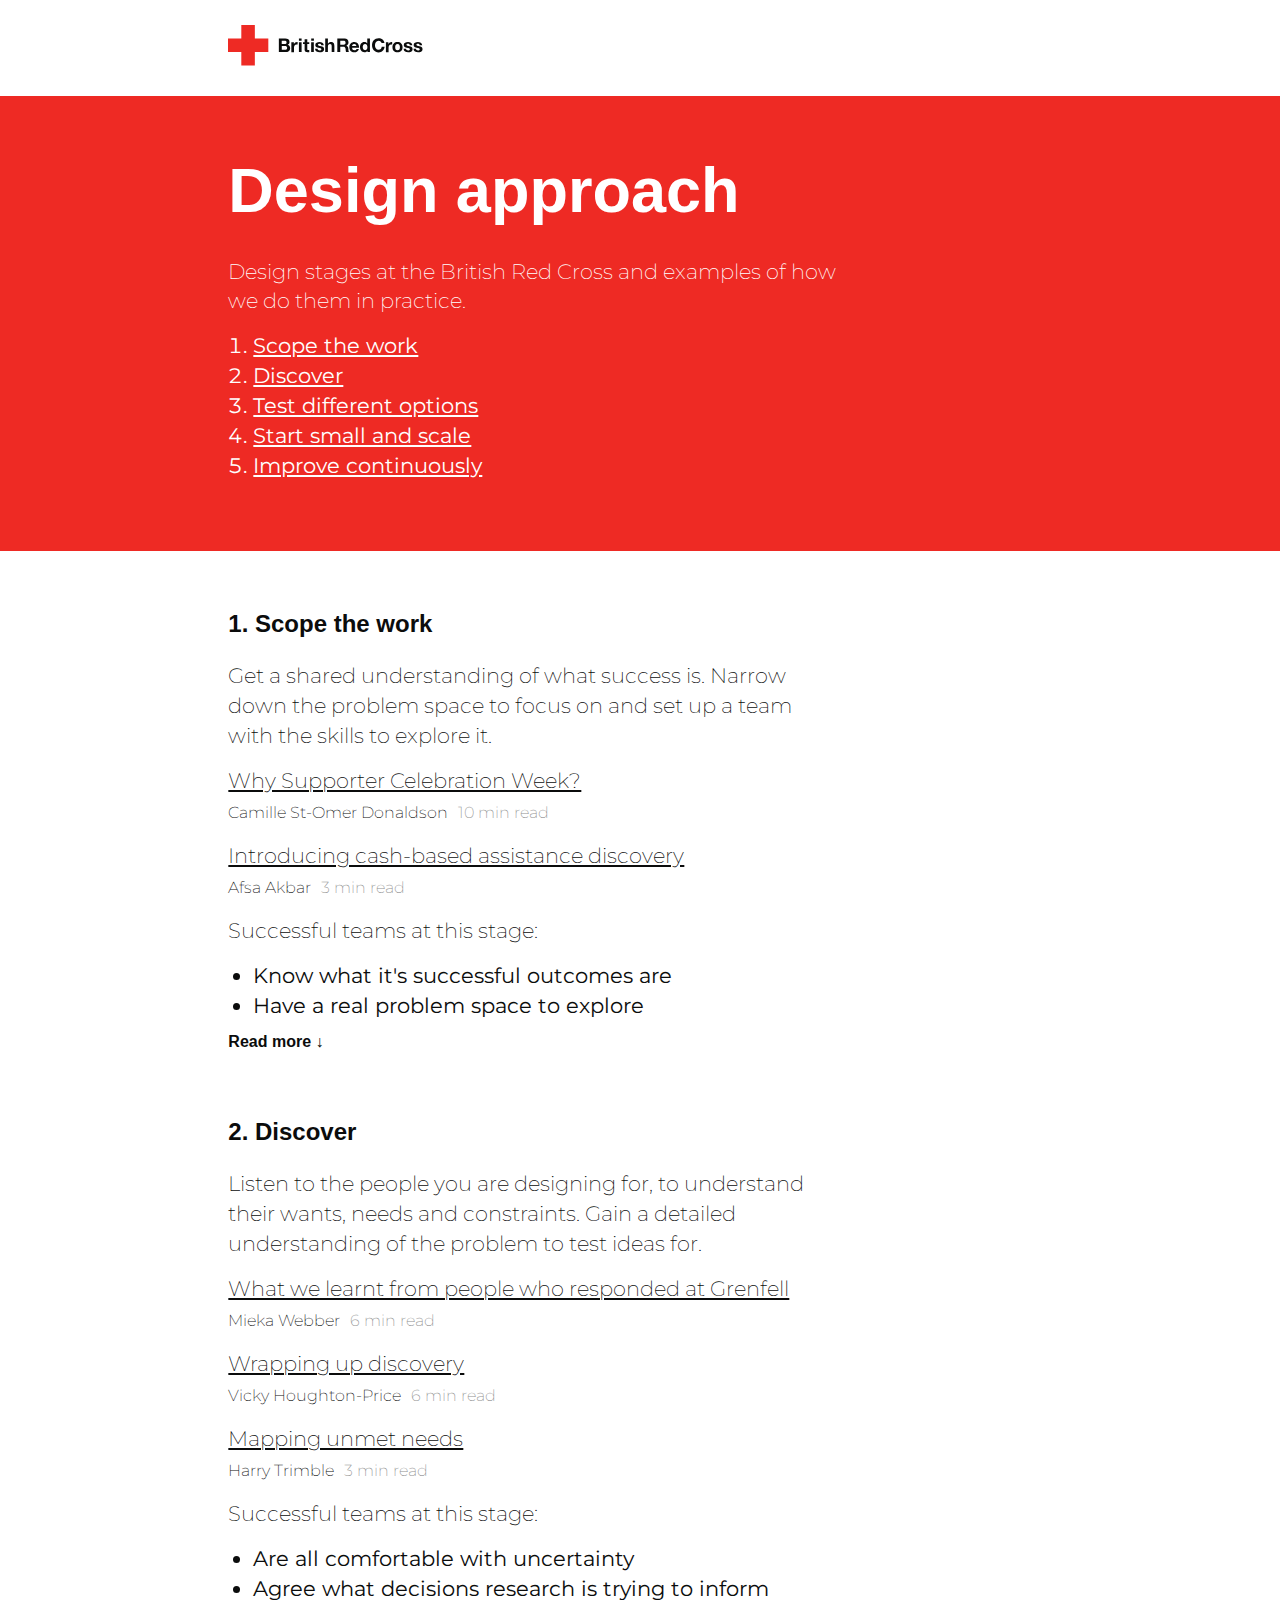
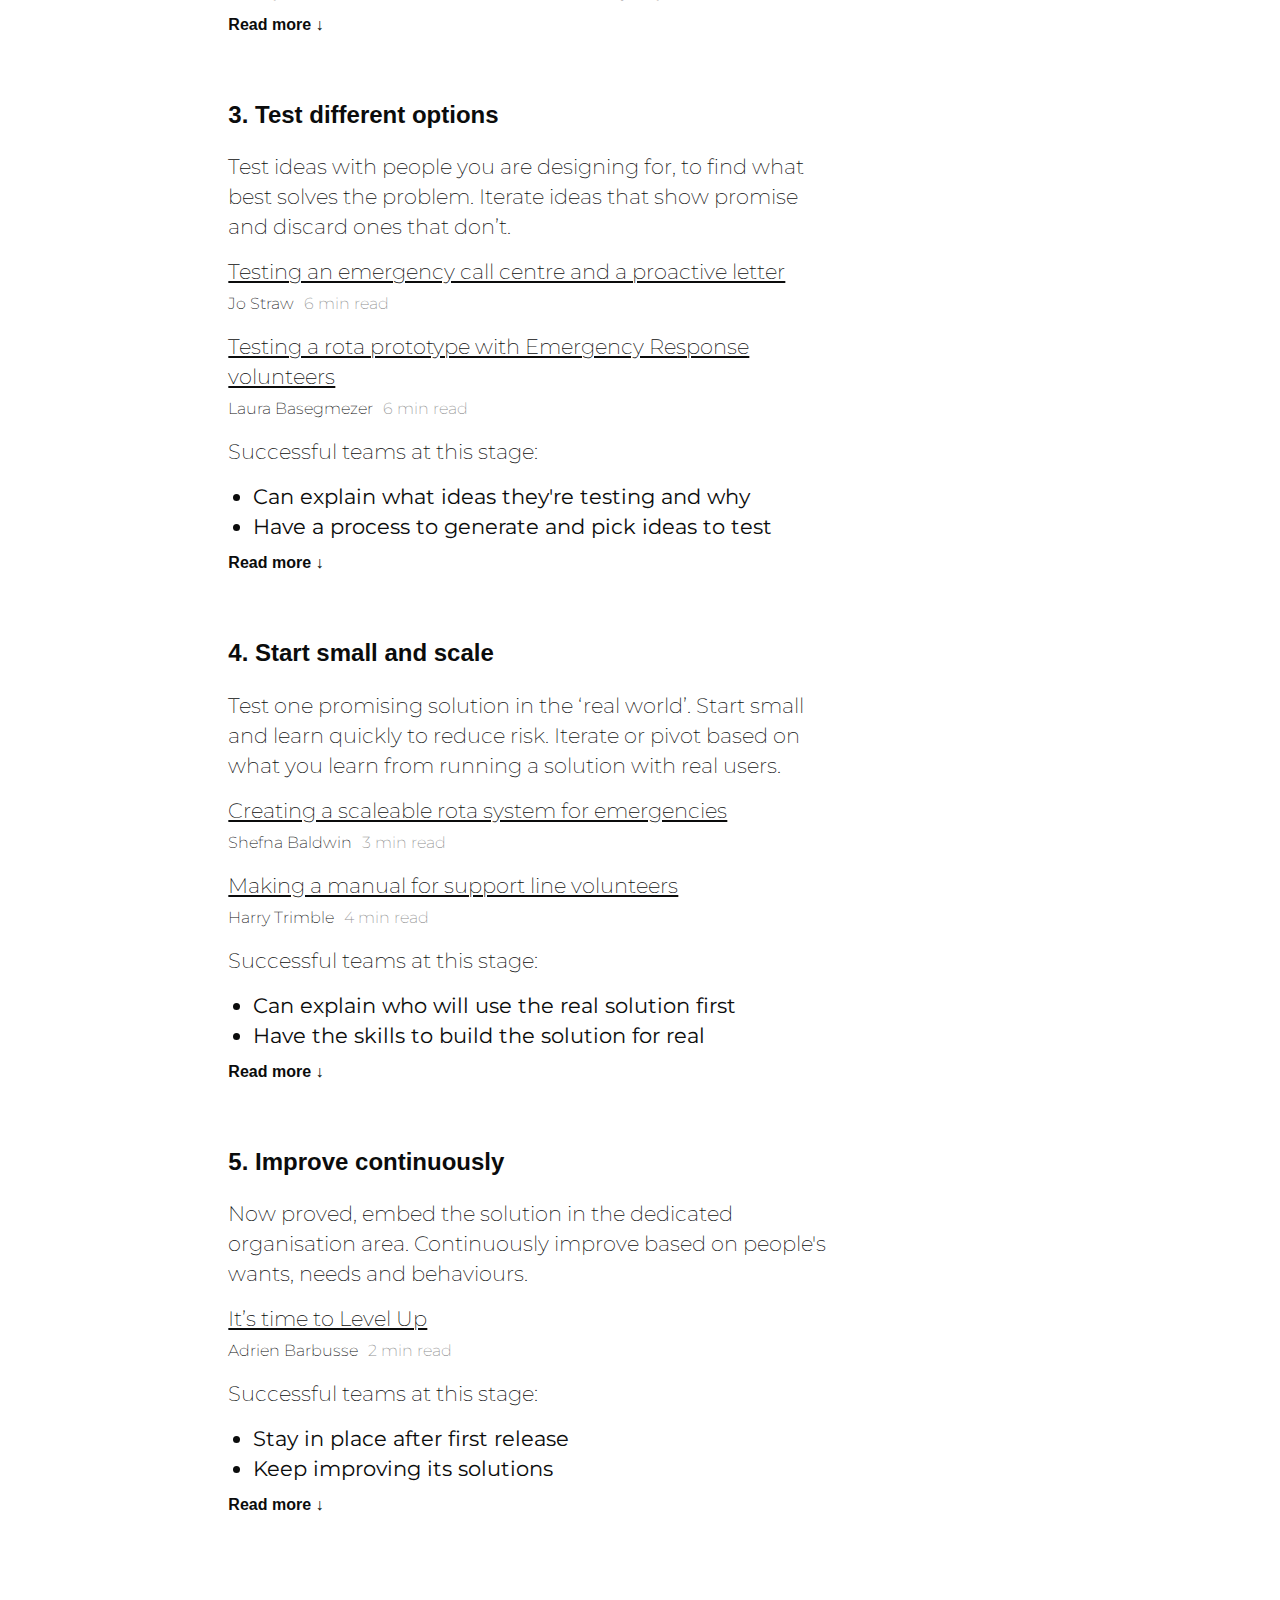
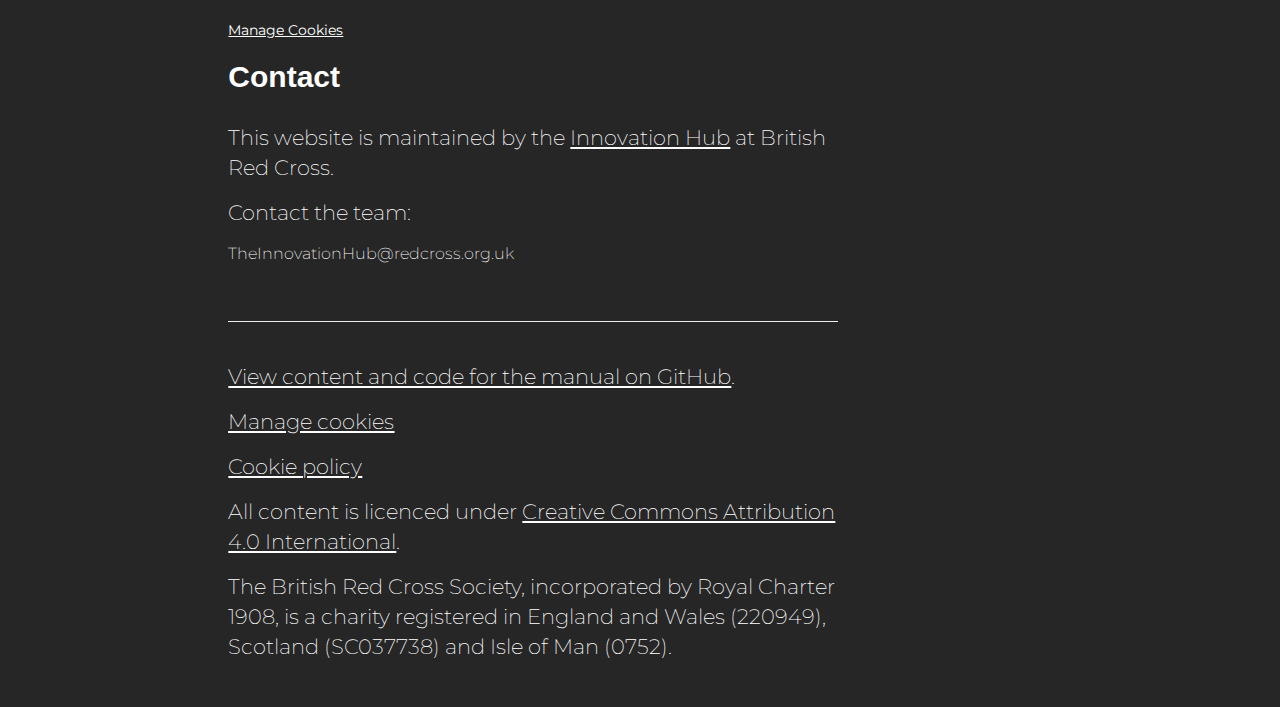
<file: index.html>
<!DOCTYPE html>
<html lang="en">

<head>
	<meta charset="utf-8">
	<meta http-equiv="X-UA-Compatible" content="IE=edge">
	<meta name="viewport" content="width=device-width, initial-scale=1">
	<!-- OneTrust Cookies Consent Notice start for design.redcross.org.uk -->

	<script src="https://cdn.cookielaw.org/scripttemplates/otSDKStub.js" type="text/javascript" charset="UTF-8"
		data-domain-script="be925694-374f-43fc-bc9e-bd6af513a666"></script>
	<script type="text/javascript">
		function OptanonWrapper() { }
	</script>

	<!-- OneTrust Cookies Consent Notice end for design.redcross.org.uk -->
	<!-- The above 3 meta tags *must* come first in the head; any other head content must come *after* these tags -->
	<title>Design approach | British Red Cross</title>

	<!-- Bootstrap -->
	<link href="css/bootstrap.min.css" rel="stylesheet">

	<link href="https://fonts.googleapis.com/css2?family=Montserrat&display=swap" rel="stylesheet">

	<link rel="icon" href="https://britishredcrosssociety.github.io/design-approach/images/favicon.png">

	<!-- Primary Meta Tags -->
	<title>Design approach | British Red Cross</title>
	<meta name="title" content="Design approach | British Red Cross">
	<meta name="description"
		content="Design stages at the British Red Cross and examples of how we do them in practice">

	<!-- Open Graph / Facebook -->
	<meta property="og:type" content="website">
	<meta property="og:url" content="https://design.redcross.org.uk/">
	<meta property="og:title" content="Design approach | British Red Cross">
	<meta property="og:description"
		content="Design stages at the British Red Cross and examples of how we do them in practice">
	<meta property="og:image" content="https://design.redcross.org.uk/images/preview-card.png">

	<!-- Twitter -->
	<meta property="twitter:card" content="summary_large_image">
	<meta property="twitter:url" content="https://design.redcross.org.uk/">
	<meta property="twitter:title" content="Design approach | British Red Cross">
	<meta property="twitter:description"
		content="Design stages at the British Red Cross and examples of how we do them in practice">
	<meta property="twitter:image" content="https://design.redcross.org.uk/images/preview-card.png">

	<!-- Global site tag (gtag.js) - Google Analytics -->
	<script async src="https://www.googletagmanager.com/gtag/js?id=UA-179650695-1"></script>
	<script>
		window.dataLayer = window.dataLayer || [];
		function gtag() { dataLayer.push(arguments); }
		gtag('js', new Date());

		gtag('config', 'UA-179650695-1');
	</script>

	<!-- HTML5 shim and Respond.js for IE8 support of HTML5 elements and media queries -->
	<!-- WARNING: Respond.js doesn't work if you view the page via file:// -->
	<!--[if lt IE 9]>
      <script src="https://oss.maxcdn.com/html5shiv/3.7.2/html5shiv.min.js"></script>
      <script src="https://oss.maxcdn.com/respond/1.4.2/respond.min.js"></script>
    <![endif]-->


</head>

<body>

	<div class="jumbotron" id="header">
		<div class="container-fluid">
			<div class="row">
				<div class="col-md-8 col-lg-6 col-md-offset-2 col-lg-offset-2">
					<div style="float: left; padding: 25px 0px 25px 0px;">
						<svg width="65%" id="redcross-logo" xmlns="http://www.w3.org/2000/svg" viewBox="21 20 298 62"
							focusable="false">
							<title id="title">British Red Cross</title>
							<path class="st1" fill="#ee2a24"
								d="M62 40.7V20.1H41.3v20.6H20.7v20.7h20.6v20.5H62V61.4h20.6V40.7z"></path>
							<path class="st2" fill="#0b0c0c"
								d="M103.2 52.1h4.9c1.9 0 3.3.8 3.3 2.9 0 2.1-1.6 2.8-3.4 2.8h-4.8v-5.7zm-4.5 9.3h10c3.7 0 7.3-1.8 7.3-6 0-2.6-1.3-4.5-3.8-5.2 1.8-.9 2.8-2.3 2.8-4.3 0-3.8-2.6-5.1-6.6-5.1h-9.7v20.6zm4.5-17.2h4.2c1.6 0 3.1.4 3.1 2.4 0 1.7-1.2 2.5-2.8 2.5h-4.6v-4.9zM117.8 46.4h3.9v2.8h.1c.8-1.9 2.7-3.2 4.7-3.2.3 0 .6.1.9.1V50c-.4-.1-1-.1-1.5-.1-3 0-4 2.2-4 4.8v6.8h-4.1V46.4zM129.4 46.4h4.1v15h-4.1v-15zm4.1-2.3h-4.1v-3.4h4.1v3.4zM142.2 46.4h3v2.8h-3v7.4c0 1.4.4 1.8 1.7 1.8.4 0 .8 0 1.3-.1v3.2c-.7.1-1.5.1-2.4.1-2.5 0-4.7-.6-4.7-3.6v-8.8h-2.5v-2.8h2.5v-4.5h4.1v4.5zM148.1 46.4h4.1v15h-4.1v-15zm4.2-2.3h-4.1v-3.4h4.1v3.4zM157.9 56.5c0 1.8 1.5 2.5 3.2 2.5 1.2 0 2.7-.5 2.7-1.9 0-1.3-1.7-1.7-4.6-2.3-2.4-.5-4.8-1.4-4.8-4 0-3.8 3.3-4.8 6.5-4.8s6.3 1.1 6.6 4.8h-3.9c-.1-1.6-1.3-2-2.8-2-.9 0-2.3.2-2.3 1.4 0 1.5 2.3 1.7 4.7 2.2 2.4.5 4.7 1.4 4.7 4.2 0 4-3.4 5.2-6.8 5.2-3.5 0-6.9-1.3-7.1-5.3h3.9zM169.6 40.7h4.1v7.8h.1c1-1.7 2.8-2.5 4.4-2.5 4.4 0 5.4 2.5 5.4 6.2v9.2h-4.1v-8.5c0-2.5-.7-3.7-2.6-3.7-2.2 0-3.2 1.2-3.2 4.3v7.9h-4.1V40.7zM192.6 44.2h5c2 0 3.1.9 3.1 2.9 0 2.1-1.1 3-3.1 3h-5v-5.9zm-4.5 17.2h4.5v-8.1h4.6c2.3 0 3.1 1 3.5 3.1.2 1.7.2 3.7.7 5h4.5c-.8-1.2-.8-3.6-.9-4.9-.1-2.1-.8-4.2-3-4.8v-.1c2.2-.9 3.2-2.7 3.2-5.2 0-3.1-2.3-5.7-6-5.7h-11.1v20.7zM210.6 52.3c.1-1.2.8-3.2 3.4-3.2 2 0 2.9 1.1 3.3 3.2h-6.7zm10.8 2.6c.3-4.6-2.2-8.9-7.3-8.9-4.5 0-7.6 3.4-7.6 7.9 0 4.6 2.9 7.9 7.6 7.9 3.4 0 5.9-1.5 7-5.1h-3.6c-.3 1-1.6 2-3.2 2-2.3 0-3.5-1.2-3.6-3.8h10.7zM234.1 53.8c0 2.4-.8 4.8-3.5 4.8-2.6 0-3.6-2.5-3.6-4.8 0-2.5.9-4.8 3.6-4.8 2.6.1 3.5 2.4 3.5 4.8zm0 7.6h3.9V40.7h-4.1v7.5h-.1c-1-1.5-2.7-2.2-4.4-2.2-4.4 0-6.6 3.7-6.6 7.8s2.2 8 6.7 8c1.9 0 3.6-.7 4.5-2.3h.1v1.9zM255.8 47.6c-.3-2.1-2.3-3.6-4.5-3.6-4 0-5.6 3.5-5.6 7.1 0 3.5 1.5 6.9 5.6 6.9 2.8 0 4.4-1.9 4.7-4.6h4.4c-.5 5.2-4 8.5-9.1 8.5-6.4 0-10.1-4.8-10.1-10.8 0-6.1 3.7-10.9 10.1-10.9 4.6 0 8.4 2.6 8.9 7.4h-4.4zM262.3 46.4h3.9v2.8h.1c.8-1.9 2.8-3.2 4.8-3.2.3 0 .6.1.9.1V50c-.4-.1-1-.1-1.5-.1-3 0-4 2.2-4 4.8v6.8h-4.1V46.4zM276.6 53.9c0-2.4.8-4.8 3.6-4.8s3.6 2.4 3.6 4.8-.8 4.8-3.6 4.8-3.6-2.5-3.6-4.8zm-4.2 0c0 4.8 3 7.9 7.7 7.9s7.8-3.1 7.8-7.9c0-4.8-3-7.9-7.8-7.9-4.6 0-7.7 3.1-7.7 7.9zM293.2 56.5c0 1.8 1.5 2.5 3.2 2.5 1.2 0 2.7-.5 2.7-1.9 0-1.3-1.7-1.7-4.7-2.3-2.4-.5-4.7-1.4-4.7-4 0-3.8 3.3-4.8 6.5-4.8 3.3 0 6.3 1.1 6.6 4.8h-3.9c-.1-1.6-1.3-2-2.8-2-.9 0-2.3.2-2.3 1.4 0 1.5 2.3 1.7 4.7 2.2 2.4.5 4.7 1.4 4.7 4.2 0 4-3.4 5.2-6.8 5.2-3.5 0-6.8-1.3-7-5.3h3.8zM308.4 56.5c0 1.8 1.5 2.5 3.1 2.5 1.2 0 2.7-.5 2.7-1.9 0-1.3-1.7-1.7-4.7-2.3-2.3-.5-4.7-1.4-4.7-4 0-3.8 3.3-4.8 6.5-4.8 3.3 0 6.3 1.1 6.6 4.8H314c-.1-1.6-1.3-2-2.8-2-.9 0-2.2.2-2.2 1.4 0 1.5 2.3 1.7 4.6 2.2 2.4.5 4.8 1.4 4.8 4.2 0 4-3.4 5.2-6.9 5.2-3.4 0-6.8-1.3-7-5.3h3.9z">
							</path>
						</svg>
					</div>
					<!--
						<div class="header-links">
							<p>
								<a style="padding-right: 10px;" href="#work"><span class="me-on-internet">Work</span></a>  
								<a style="padding-right: 10px;" href="https://www.harrytrimble.co.uk/cv"><span class="me-on-internet">CV</span></a> 
								<a style="padding-right: 10px;" href="https://www.harrytrimble.co.uk/words"><span class="me-on-internet">Writing</span></a> 
								<a style="padding-right: 10px;" href="https://www.harrytrimble.co.uk/contact"><span class="me-on-internet">Contact</span></a> 
						</div>
						-->
				</div>
			</div>
		</div>
	</div>

	<div class="jumbotron"
		style="background-color: #ee2a24; margin-bottom: 0px; color: white; padding: 60px 0px 60px 0px;">
		<div class="container-fluid">
			<div class="row">
				<div class="col-md-8 col-lg-6 col-md-offset-2 col-lg-offset-2">
					<h1>Design approach</h1>
					<p class="lead">Design stages at the British Red Cross and examples of how we do them in practice.
					</p>
					<ol id="list">
						<li>
							<a href="#scope-the-work">
								<span class="white-link">Scope the work</span>
							</a>
						</li>
						<li>
							<a href="#discover">
								<span class="white-link">Discover</span>
							</a>
						</li>
						<li>
							<a href="#test-different-options">
								<span class="white-link">Test different options</span>
							</a>
						</li>
						<li>
							<a href="#start-small-scale">
								<span class="white-link">Start small and scale</span>
							</a>
						</li>
						</li>
						<li>
							<a href="#improve-continuously">
								<span class="white-link">Improve continuously</span>
							</a>
						</li>
					</ol>
				</div>
			</div>
		</div>
	</div>

	<div class="jumbotron" style="padding-top: 0px;">
		<div class="container-fluid">
			<div class="row">
				<div class="col-md-8 col-lg-6 col-md-offset-2 col-lg-offset-2">

					<div id="scope-the-work"></div>
					<h3>1. Scope the work</h3>
					<p>Get a shared understanding of what success is. Narrow down the problem space to focus on and set
						up a team with the skills to explore it.</p>
					<p>
						<a
							href="https://medium.com/digital-and-innovation-at-british-red-cross/why-supporter-celebration-week-a2e453aefa29"><span
								class="me-on-internet">Why Supporter Celebration Week?</span></a>
						<br>
						<span id="author">Camille St-Omer Donaldson</span>
						<span id="read-time">10 min read</span>
					</p>
					<p>
						<a
							href="https://medium.com/digital-and-innovation-at-british-red-cross/introducing-cash-based-assistance-discovery-d231a7f2dc91"><span
								class="me-on-internet">Introducing cash-based assistance discovery</span></a>
						<br>
						<span id="author">Afsa Akbar</span>
						<span id="read-time">3 min read</span>
					</p>
					<div>
						<input type="checkbox" class="read-more-state" id="post-1" />
						<p>Successful teams at this stage:</p>
						<ul id="list" class="read-more-wrap">
							<li>Know what it's successful outcomes are</li>
							<li>Have a real problem space to explore</li>
							<li class="read-more-target">Know what decisions research should inform</li>
							<li class="read-more-target">Have the right mix skills to get stuff delivered</li>
							<li class="read-more-target">Work full-time together and can focus</li>
							<li class="read-more-target">Have a senior person to sponsor the work</li>
							<li class="read-more-target">Budget for potentially all the stages</li>
						</ul>

						<label for="post-1" class="read-more-trigger"></label>
					</div>

					<div id="discover"></div>
					<h3>2. Discover</h3>
					<p>Listen to the people you are designing for, to understand their wants, needs and constraints.
						Gain a detailed understanding of the problem to test ideas for.</p>
					<p>
						<a
							href="https://medium.com/digital-and-innovation-at-british-red-cross/what-we-learnt-from-people-who-responded-at-grenfell-df4109478731"><span
								class="me-on-internet">What we learnt from people who responded at Grenfell</span></a>
						<br>
						<span id="author">Mieka Webber</span>
						<span id="read-time">6 min read</span>
					</p>
					<p>
						<a
							href="https://medium.com/digital-and-innovation-at-british-red-cross/wrapping-up-discovery-3412b3b3ea98"><span
								class="me-on-internet">Wrapping up discovery</span></a>
						<br>
						<span id="author">Vicky Houghton-Price</span>
						<span id="read-time">6 min read</span>
					</p>
					<p>
						<a
							href="https://medium.com/digital-and-innovation-at-british-red-cross/mapping-unmet-needs-f0cf830b307d"><span
								class="me-on-internet">Mapping unmet needs</span></a>
						<br>
						<span id="author">Harry Trimble</span>
						<span id="read-time">3 min read</span>
					</p>
					<div>
						<input type="checkbox" class="read-more-state" id="post-2" />
						<p>Successful teams at this stage:</p>
						<ul id="list" class="read-more-wrap">
							<li>Are all comfortable with uncertainty</li>
							<li>Agree what decisions research is trying to inform</li>
							<li class="read-more-target">Interview people with no experience of the Red Cross</li>
							<li class="read-more-target">Regularly share what they're learning</li>
							<li class="read-more-target">Talk regularly with senior sponsors</li>
							<li class="read-more-target">Are allowed to decide what to focus on next</li>
							<li class="read-more-target">Stop the work if research suggests</li>
						</ul>

						<label for="post-2" class="read-more-trigger"></label>
					</div>

					<div id="test-different-options"></div>
					<h3>3. Test different options</h3>
					<p>Test ideas with people you are designing for, to find what best solves the problem. Iterate ideas
						that show promise and discard ones that don’t.</p>
					<p>
						<a
							href="https://medium.com/digital-and-innovation-at-british-red-cross/testing-an-emergency-call-centre-and-a-proactive-letter-49df36d5246d"><span
								class="me-on-internet">Testing an emergency call centre and a proactive
								letter</span></a>
						<br>
						<span id="author">Jo Straw</span>
						<span id="read-time">6 min read</span>
					</p>
					<p>
						<a
							href="https://medium.com/digital-and-innovation-at-british-red-cross/testing-a-rota-prototype-with-emergency-response-volunteers-e82a3253bc78"><span
								class="me-on-internet">Testing a rota prototype with Emergency Response
								volunteers</span></a>
						<br>
						<span id="author">Laura Basegmezer</span>
						<span id="read-time">6 min read</span>
					</p>
					<div>
						<input type="checkbox" class="read-more-state" id="post-3" />
						<p>Successful teams at this stage:</p>
						<ul id="list" class="read-more-wrap">
							<li>Can explain what ideas they're testing and why</li>
							<li>Have a process to generate and pick ideas to test</li>
							<li class="read-more-target">Know how to quickly test ideas</li>
							<li class="read-more-target">Test more than one idea</li>
							<li class="read-more-target">Discard ideas that test badly</li>
							<li class="read-more-target">Iterate and further test promising ideas</li>
							<li class="read-more-target">Learn enough to plan the next stage in detail</li>
						</ul>

						<label for="post-3" class="read-more-trigger"></label>
					</div>

					<div id="start-small-scale"></div>
					<h3>4. Start small and scale</h3>
					<p>Test one promising solution in the ‘real world’. Start small and learn quickly to reduce risk.
						Iterate or pivot based on what you learn from running a solution with real users.</p>
					<p>
						<a
							href="https://medium.com/digital-and-innovation-at-british-red-cross/creating-a-scaleable-rota-system-for-emergencies-ec5e00d4e3c9"><span
								class="me-on-internet">Creating a scaleable rota system for emergencies</span></a>
						<br>
						<span id="author">Shefna Baldwin</span>
						<span id="read-time">3 min read</span>
					</p>
					<p>
						<a
							href="https://medium.com/digital-and-innovation-at-british-red-cross/making-a-manual-for-support-line-volunteers-3b842341594b"><span
								class="me-on-internet">Making a manual for support line volunteers</span></a>
						<br>
						<span id="author">Harry Trimble</span>
						<span id="read-time">4 min read</span>
					</p>
					<div>
						<input type="checkbox" class="read-more-state" id="post-4" />
						<p>Successful teams at this stage:</p>
						<ul id="list" class="read-more-wrap">
							<li>Can explain who will use the real solution first
							<li>Have the skills to build the solution for real</li>
							<li class="read-more-target">Plans for when things go wrong (they will)</li>
							<li class="read-more-target">Know when and why progress is slow</li>
							<li class="read-more-target">Measure how their solution is being used</li>
							<li class="read-more-target">Continue to test and iterate the solution</li>
							<li class="read-more-target">Learn enough to safely scale up the solution</li>
						</ul>

						<label for="post-4" class="read-more-trigger"></label>
					</div>

					<div id="improve-continuously"></div>
					<h3>5. Improve continuously</h3>
					<p>Now proved, embed the solution in the dedicated organisation area. Continuously improve based on
						people's wants, needs and behaviours.</p>
					<p>
						<a
							href="https://medium.com/digital-and-innovation-at-british-red-cross/its-time-to-level-up-9711fce60555"><span
								class="me-on-internet">It’s time to Level Up</span></a>
						<br>
						<span id="author">Adrien Barbusse</span>
						<span id="read-time">2 min read</span>
					</p>
					<div>
						<input type="checkbox" class="read-more-state" id="post-5" />
						<p>Successful teams at this stage:</p>
						<ul id="list" class="read-more-wrap">
							<li>Stay in place after first release</li>
							<li>Keep improving its solutions</li>
							<li class="read-more-target">Continue test with and learn from their users</li>
							<li class="read-more-target">Plan to improve the solution in cycles</li>
							<li class="read-more-target">Know if their solution is having intended impact</li>
							<li class="read-more-target">Are financially sustainable</li>
							<li class="read-more-target">Know if people still using its solution</li>
							<li class="read-more-target">Know when it’s time to retire the solution</li>
						</ul>

						<label for="post-5" class="read-more-trigger"></label>
					</div>

				</div>
			</div>

		</div>
	</div>

	<div class="jumbotron" id="footer">
		<div class="container-fluid">
			<div class="row">
				<div class="col-md-8 col-lg-6 col-md-offset-2 col-lg-offset-2">
					<a href="/cookies"><span class="white-link">Manage Cookies</span></a>
					<br>
					<h2>Contact</h2>
					<br>
					<p style="display: inline-block;">This website is maintained by the <a
							href="https://medium.com/digital-and-innovation-at-british-red-cross/why-we-created-an-innovation-hub-at-british-red-cross-78221c0e08bd"><span
								class="white-link">Innovation Hub</span></a> at British Red Cross.</p>

					<p>Contact the team:</p>
					<p style="font-size: 16px;">TheInnovationHub@redcross.org.uk</p>
					<br>
					<hr>
					<br>
					<p><a href="https://github.com/britishredcrosssociety/design-approach"><span class="white-link">View
								content and code for the manual on GitHub</span></a>.</p>
					<p><a class="ot-sdk-show-settings"
							style="color:white;text-decoration: underline;cursor: pointer;"><span
								class="white-link">Manage
								cookies</span></a></p>
					<p><a href="/cookies"><span class="white-link">Cookie policy</span></a></p>

					<p>All content is licenced under <a href="https://creativecommons.org/licenses/by/4.0/"><span
								class="white-link">Creative Commons Attribution 4.0 International</span></a>.</p>
					<p>The British Red Cross Society, incorporated by Royal Charter 1908, is a charity registered in
						England and Wales (220949), Scotland (SC037738) and Isle of Man (0752).</p>
				</div>
			</div>
		</div>
	</div>

	<!-- jQuery (necessary for Bootstrap's JavaScript plugins) -->
	<script src="https://ajax.googleapis.com/ajax/libs/jquery/1.11.3/jquery.min.js"></script>
	<!-- Include all compiled plugins (below), or include individual files as needed -->
	<script src="js/bootstrap.min.js"></script>
</body>

</html>
</file>
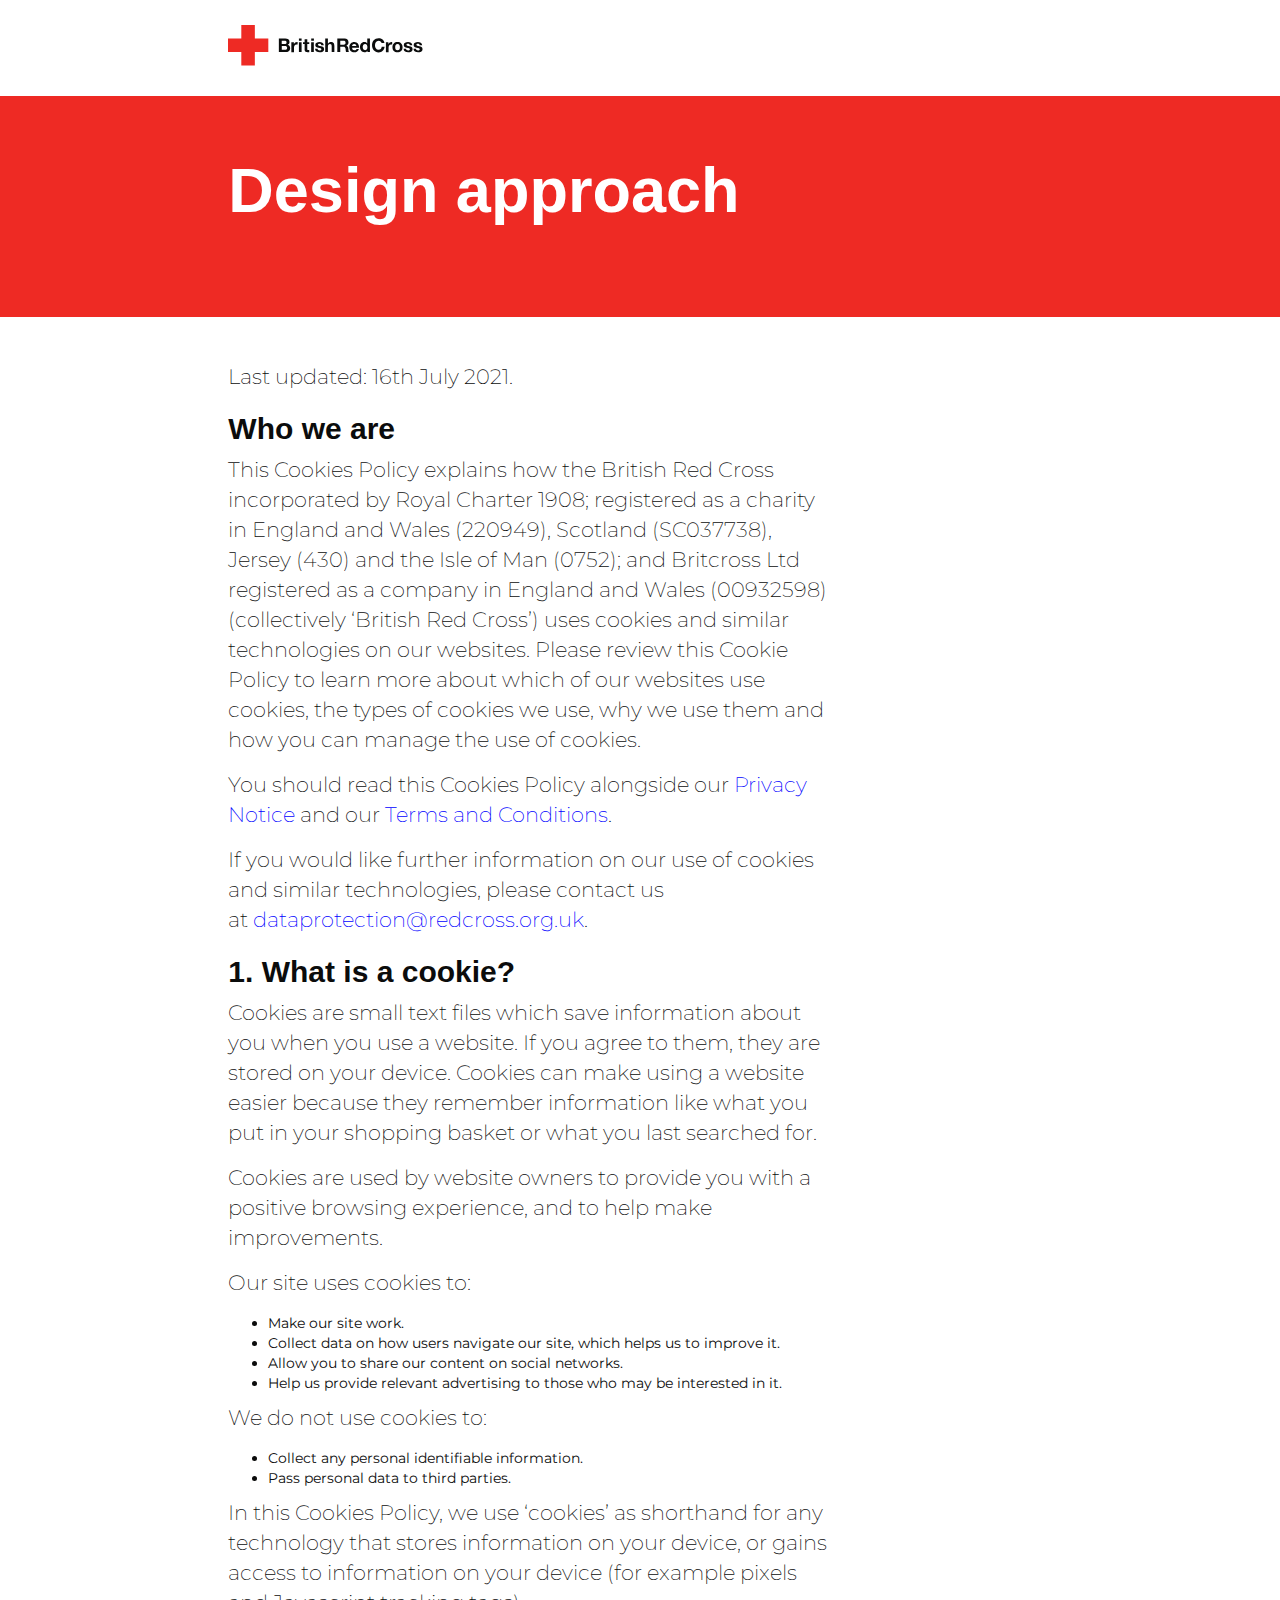
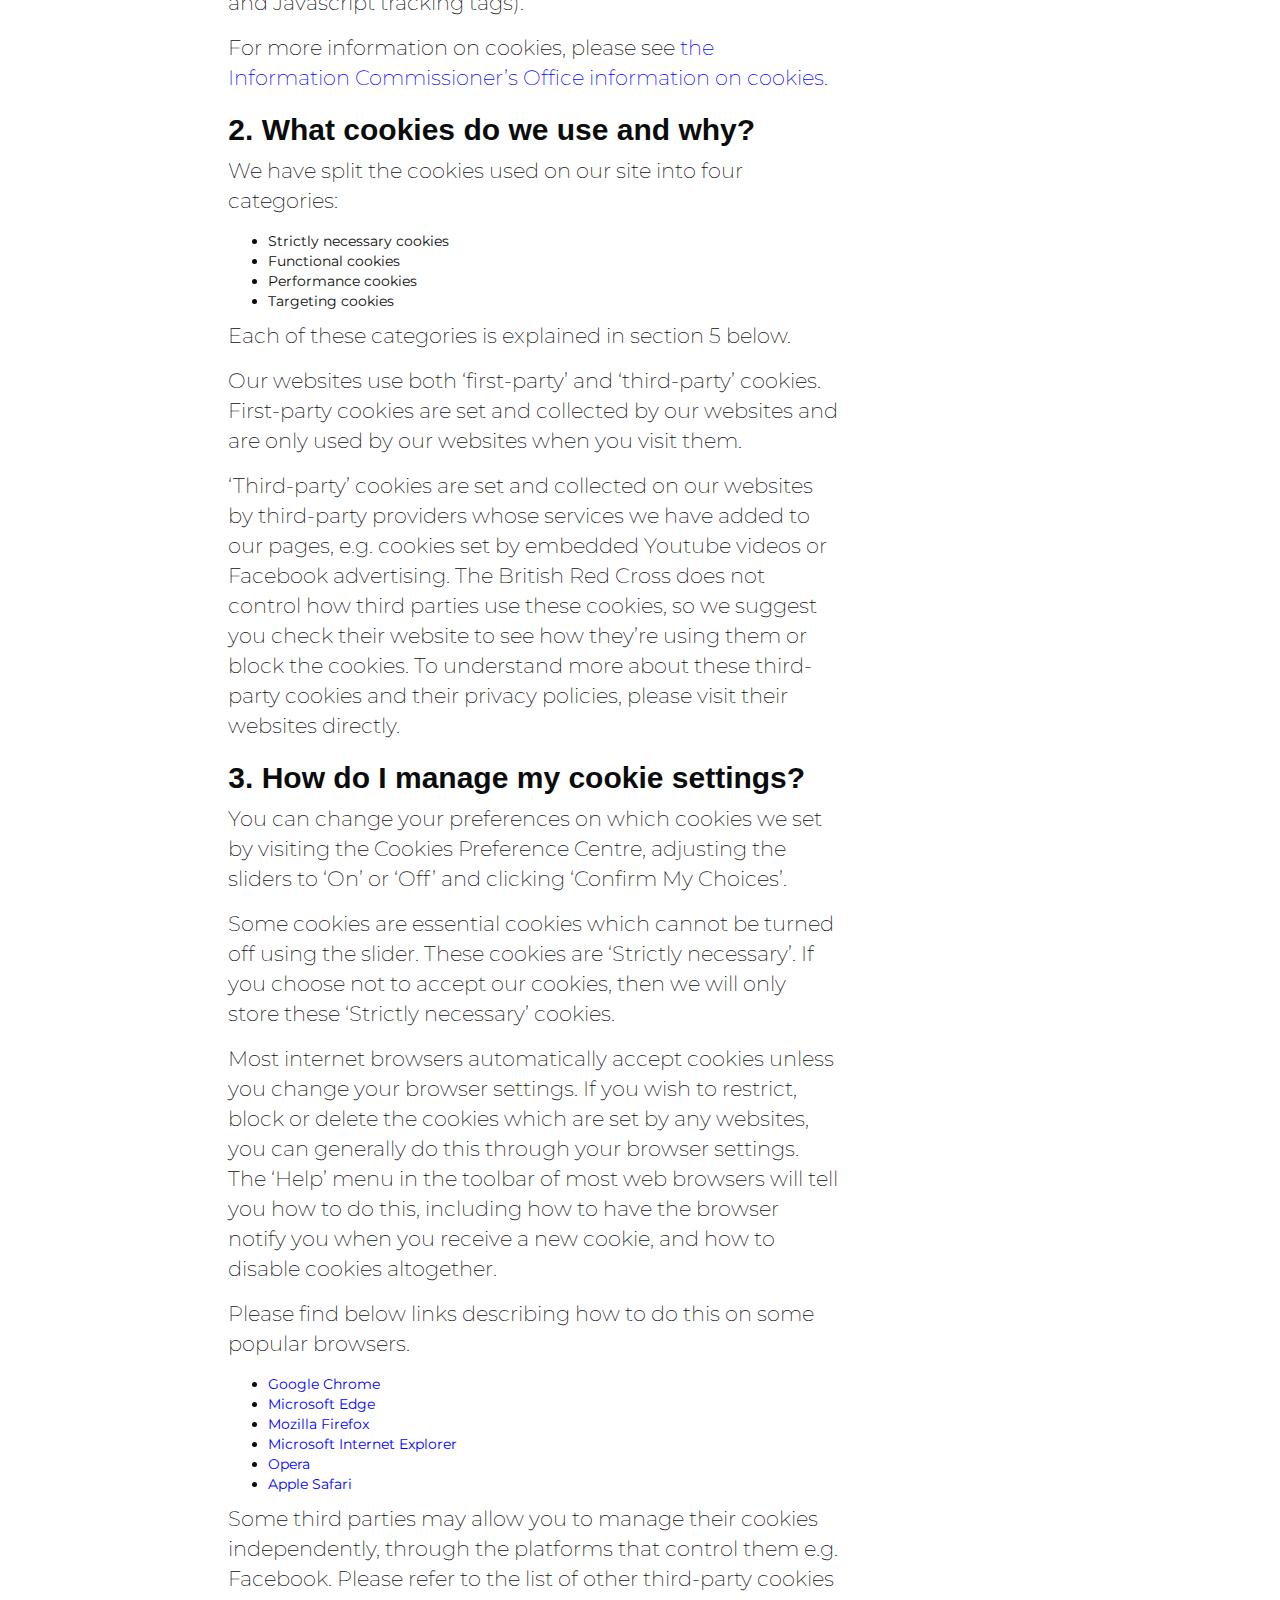
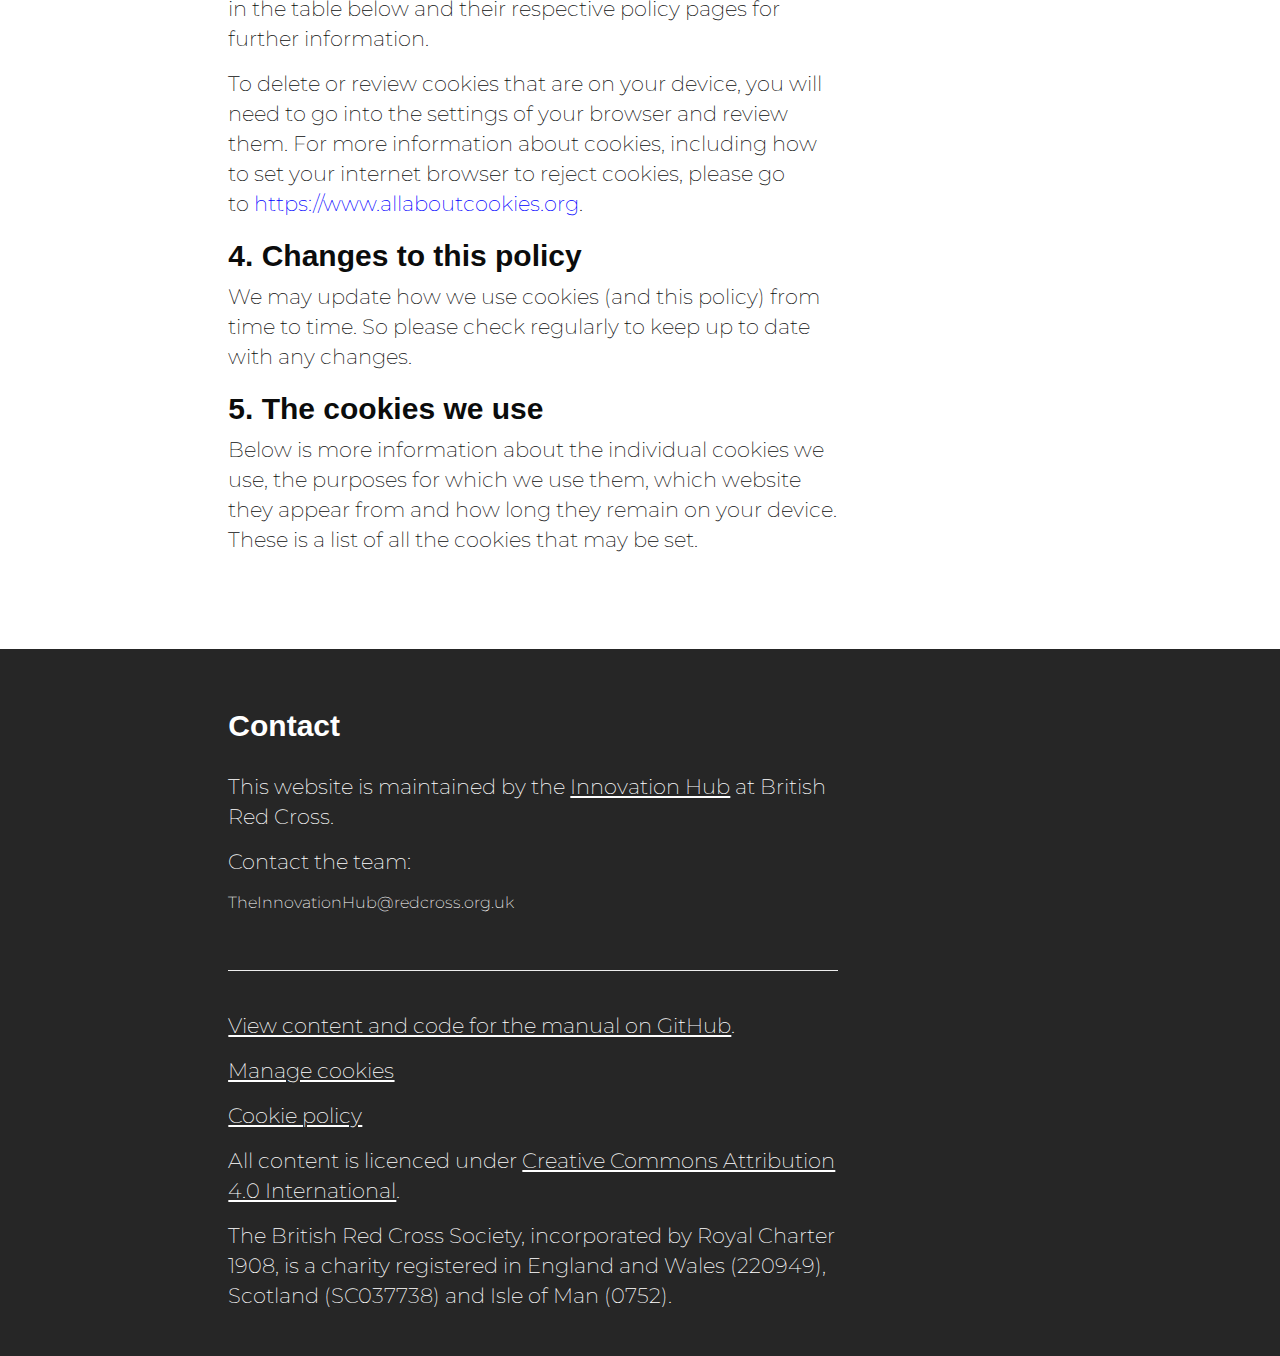
<file: cookies.html>
<!DOCTYPE html>
<html lang="en">

<head>
    <meta charset="utf-8">
    <meta http-equiv="X-UA-Compatible" content="IE=edge">
    <meta name="viewport" content="width=device-width, initial-scale=1">
    <!-- OneTrust Cookies Consent Notice start for design.redcross.org.uk -->

    <script src="https://cdn.cookielaw.org/scripttemplates/otSDKStub.js" type="text/javascript" charset="UTF-8"
        data-domain-script="be925694-374f-43fc-bc9e-bd6af513a666"></script>
    <script type="text/javascript">
        function OptanonWrapper() { }
    </script>

    <!-- OneTrust Cookies Consent Notice end for design.redcross.org.uk -->
    <!-- The above 3 meta tags *must* come first in the head; any other head content must come *after* these tags -->
    <title>Design approach | British Red Cross</title>

    <!-- Bootstrap -->
    <link href="css/bootstrap.min.css" rel="stylesheet">

    <link href="https://fonts.googleapis.com/css2?family=Montserrat&display=swap" rel="stylesheet">

    <link rel="icon" href="https://britishredcrosssociety.github.io/design-approach/images/favicon.png">

    <!-- Primary Meta Tags -->
    <title>Design approach | British Red Cross</title>
    <meta name="title" content="Design approach | British Red Cross">
    <meta name="description"
        content="Design stages at the British Red Cross and examples of how we do them in practice">

    <!-- Open Graph / Facebook -->
    <meta property="og:type" content="website">
    <meta property="og:url" content="https://design.redcross.org.uk/">
    <meta property="og:title" content="Design approach | British Red Cross">
    <meta property="og:description"
        content="Design stages at the British Red Cross and examples of how we do them in practice">
    <meta property="og:image" content="https://design.redcross.org.uk/images/preview-card.png">

    <!-- Twitter -->
    <meta property="twitter:card" content="summary_large_image">
    <meta property="twitter:url" content="https://design.redcross.org.uk/">
    <meta property="twitter:title" content="Design approach | British Red Cross">
    <meta property="twitter:description"
        content="Design stages at the British Red Cross and examples of how we do them in practice">
    <meta property="twitter:image" content="https://design.redcross.org.uk/images/preview-card.png">

    <!-- Global site tag (gtag.js) - Google Analytics -->
    <script async src="https://www.googletagmanager.com/gtag/js?id=UA-179650695-1"></script>
    <script>
        window.dataLayer = window.dataLayer || [];
        function gtag() { dataLayer.push(arguments); }
        gtag('js', new Date());

        gtag('config', 'UA-179650695-1');
    </script>

    <!-- HTML5 shim and Respond.js for IE8 support of HTML5 elements and media queries -->
    <!-- WARNING: Respond.js doesn't work if you view the page via file:// -->
    <!--[if lt IE 9]>
      <script src="https://oss.maxcdn.com/html5shiv/3.7.2/html5shiv.min.js"></script>
      <script src="https://oss.maxcdn.com/respond/1.4.2/respond.min.js"></script>
    <![endif]-->


</head>

<body>

    <div class="jumbotron" id="header">
        <div class="container-fluid">
            <div class="row">
                <div class="col-md-8 col-lg-6 col-md-offset-2 col-lg-offset-2">
                    <div style="float: left; padding: 25px 0px 25px 0px;">
                        <svg width="65%" id="redcross-logo" xmlns="http://www.w3.org/2000/svg" viewBox="21 20 298 62"
                            focusable="false">
                            <title id="title">British Red Cross</title>
                            <path class="st1" fill="#ee2a24"
                                d="M62 40.7V20.1H41.3v20.6H20.7v20.7h20.6v20.5H62V61.4h20.6V40.7z"></path>
                            <path class="st2" fill="#0b0c0c"
                                d="M103.2 52.1h4.9c1.9 0 3.3.8 3.3 2.9 0 2.1-1.6 2.8-3.4 2.8h-4.8v-5.7zm-4.5 9.3h10c3.7 0 7.3-1.8 7.3-6 0-2.6-1.3-4.5-3.8-5.2 1.8-.9 2.8-2.3 2.8-4.3 0-3.8-2.6-5.1-6.6-5.1h-9.7v20.6zm4.5-17.2h4.2c1.6 0 3.1.4 3.1 2.4 0 1.7-1.2 2.5-2.8 2.5h-4.6v-4.9zM117.8 46.4h3.9v2.8h.1c.8-1.9 2.7-3.2 4.7-3.2.3 0 .6.1.9.1V50c-.4-.1-1-.1-1.5-.1-3 0-4 2.2-4 4.8v6.8h-4.1V46.4zM129.4 46.4h4.1v15h-4.1v-15zm4.1-2.3h-4.1v-3.4h4.1v3.4zM142.2 46.4h3v2.8h-3v7.4c0 1.4.4 1.8 1.7 1.8.4 0 .8 0 1.3-.1v3.2c-.7.1-1.5.1-2.4.1-2.5 0-4.7-.6-4.7-3.6v-8.8h-2.5v-2.8h2.5v-4.5h4.1v4.5zM148.1 46.4h4.1v15h-4.1v-15zm4.2-2.3h-4.1v-3.4h4.1v3.4zM157.9 56.5c0 1.8 1.5 2.5 3.2 2.5 1.2 0 2.7-.5 2.7-1.9 0-1.3-1.7-1.7-4.6-2.3-2.4-.5-4.8-1.4-4.8-4 0-3.8 3.3-4.8 6.5-4.8s6.3 1.1 6.6 4.8h-3.9c-.1-1.6-1.3-2-2.8-2-.9 0-2.3.2-2.3 1.4 0 1.5 2.3 1.7 4.7 2.2 2.4.5 4.7 1.4 4.7 4.2 0 4-3.4 5.2-6.8 5.2-3.5 0-6.9-1.3-7.1-5.3h3.9zM169.6 40.7h4.1v7.8h.1c1-1.7 2.8-2.5 4.4-2.5 4.4 0 5.4 2.5 5.4 6.2v9.2h-4.1v-8.5c0-2.5-.7-3.7-2.6-3.7-2.2 0-3.2 1.2-3.2 4.3v7.9h-4.1V40.7zM192.6 44.2h5c2 0 3.1.9 3.1 2.9 0 2.1-1.1 3-3.1 3h-5v-5.9zm-4.5 17.2h4.5v-8.1h4.6c2.3 0 3.1 1 3.5 3.1.2 1.7.2 3.7.7 5h4.5c-.8-1.2-.8-3.6-.9-4.9-.1-2.1-.8-4.2-3-4.8v-.1c2.2-.9 3.2-2.7 3.2-5.2 0-3.1-2.3-5.7-6-5.7h-11.1v20.7zM210.6 52.3c.1-1.2.8-3.2 3.4-3.2 2 0 2.9 1.1 3.3 3.2h-6.7zm10.8 2.6c.3-4.6-2.2-8.9-7.3-8.9-4.5 0-7.6 3.4-7.6 7.9 0 4.6 2.9 7.9 7.6 7.9 3.4 0 5.9-1.5 7-5.1h-3.6c-.3 1-1.6 2-3.2 2-2.3 0-3.5-1.2-3.6-3.8h10.7zM234.1 53.8c0 2.4-.8 4.8-3.5 4.8-2.6 0-3.6-2.5-3.6-4.8 0-2.5.9-4.8 3.6-4.8 2.6.1 3.5 2.4 3.5 4.8zm0 7.6h3.9V40.7h-4.1v7.5h-.1c-1-1.5-2.7-2.2-4.4-2.2-4.4 0-6.6 3.7-6.6 7.8s2.2 8 6.7 8c1.9 0 3.6-.7 4.5-2.3h.1v1.9zM255.8 47.6c-.3-2.1-2.3-3.6-4.5-3.6-4 0-5.6 3.5-5.6 7.1 0 3.5 1.5 6.9 5.6 6.9 2.8 0 4.4-1.9 4.7-4.6h4.4c-.5 5.2-4 8.5-9.1 8.5-6.4 0-10.1-4.8-10.1-10.8 0-6.1 3.7-10.9 10.1-10.9 4.6 0 8.4 2.6 8.9 7.4h-4.4zM262.3 46.4h3.9v2.8h.1c.8-1.9 2.8-3.2 4.8-3.2.3 0 .6.1.9.1V50c-.4-.1-1-.1-1.5-.1-3 0-4 2.2-4 4.8v6.8h-4.1V46.4zM276.6 53.9c0-2.4.8-4.8 3.6-4.8s3.6 2.4 3.6 4.8-.8 4.8-3.6 4.8-3.6-2.5-3.6-4.8zm-4.2 0c0 4.8 3 7.9 7.7 7.9s7.8-3.1 7.8-7.9c0-4.8-3-7.9-7.8-7.9-4.6 0-7.7 3.1-7.7 7.9zM293.2 56.5c0 1.8 1.5 2.5 3.2 2.5 1.2 0 2.7-.5 2.7-1.9 0-1.3-1.7-1.7-4.7-2.3-2.4-.5-4.7-1.4-4.7-4 0-3.8 3.3-4.8 6.5-4.8 3.3 0 6.3 1.1 6.6 4.8h-3.9c-.1-1.6-1.3-2-2.8-2-.9 0-2.3.2-2.3 1.4 0 1.5 2.3 1.7 4.7 2.2 2.4.5 4.7 1.4 4.7 4.2 0 4-3.4 5.2-6.8 5.2-3.5 0-6.8-1.3-7-5.3h3.8zM308.4 56.5c0 1.8 1.5 2.5 3.1 2.5 1.2 0 2.7-.5 2.7-1.9 0-1.3-1.7-1.7-4.7-2.3-2.3-.5-4.7-1.4-4.7-4 0-3.8 3.3-4.8 6.5-4.8 3.3 0 6.3 1.1 6.6 4.8H314c-.1-1.6-1.3-2-2.8-2-.9 0-2.2.2-2.2 1.4 0 1.5 2.3 1.7 4.6 2.2 2.4.5 4.8 1.4 4.8 4.2 0 4-3.4 5.2-6.9 5.2-3.4 0-6.8-1.3-7-5.3h3.9z">
                            </path>
                        </svg>
                    </div>
                    <!--
						<div class="header-links">
							<p>
								<a style="padding-right: 10px;" href="#work"><span class="me-on-internet">Work</span></a>  
								<a style="padding-right: 10px;" href="https://www.harrytrimble.co.uk/cv"><span class="me-on-internet">CV</span></a> 
								<a style="padding-right: 10px;" href="https://www.harrytrimble.co.uk/words"><span class="me-on-internet">Writing</span></a> 
								<a style="padding-right: 10px;" href="https://www.harrytrimble.co.uk/contact"><span class="me-on-internet">Contact</span></a> 
						</div>
						-->
                </div>
            </div>
        </div>
    </div>

    <div class="jumbotron"
        style="background-color: #ee2a24; margin-bottom: 0px; color: white; padding: 60px 0px 60px 0px;">
        <div class="container-fluid">
            <div class="row">
                <div class="col-md-8 col-lg-6 col-md-offset-2 col-lg-offset-2">
                    <h1>Design approach</h1>
                </div>
            </div>
        </div>
    </div>

    <div class="jumbotron" style="padding-top: 0px;">
        <div class="container-fluid">
            <div class="row">
                <div>
                    <div class="col-md-8 col-lg-6 col-md-offset-2 col-lg-offset-2">
                        <p>&nbsp;</p>
                        <p>Last updated: 16th July 2021.</p>
                        <h2>Who we are</h2>
                        <p>This Cookies Policy explains how the British Red Cross incorporated by Royal Charter 1908;
                            registered as a charity in England and Wales (220949), Scotland (SC037738), Jersey (430) and
                            the Isle of Man (0752); and Britcross Ltd registered as a company in England and Wales
                            (00932598) (collectively ‘British Red Cross’) uses cookies and similar technologies on our
                            websites. Please review this Cookie Policy to learn more about which of our websites use
                            cookies, the types of cookies we use, why we use them and how you can manage the use of
                            cookies.</p>
                        <p>You should read this Cookies Policy alongside our&nbsp;<a
                                href="https://www.redcross.org.uk/privacy">Privacy Notice</a>&nbsp;and our&nbsp;<a
                                href="https://www.redcross.org.uk/terms-and-conditions">Terms and Conditions</a>.</p>
                        <p>If you would like further information on our use of cookies and similar technologies, please
                            contact us at&nbsp;<a
                                href="mailto:dataprotection@redcross.org.uk">dataprotection@redcross.org.uk</a>.</p>
                        <h2>1. What is a cookie?</h2>
                        <p>Cookies are small text files which save information about you when you use a website. If you
                            agree to them, they are stored on your device. Cookies can make using a website easier
                            because they remember information like what you put in your shopping basket or what you last
                            searched for.</p>
                        <p>Cookies are used by website owners to provide you with a positive browsing experience, and to
                            help make improvements.</p>
                        <p>Our site uses cookies to:</p>
                        <ul>
                            <li>Make our site work.</li>
                            <li>Collect data on how users navigate our site, which helps us to improve it.</li>
                            <li>Allow you to share our content on social networks.</li>
                            <li>Help us provide relevant advertising to those who may be interested in it.</li>
                        </ul>
                        <p>We do not use cookies to:</p>
                        <ul>
                            <li>Collect any personal identifiable information.</li>
                            <li>Pass personal data to third parties.</li>
                        </ul>
                        <p>In this Cookies Policy, we use ‘cookies’ as shorthand for any technology that stores
                            information on your device, or gains access to information on your device (for example
                            pixels and Javascript tracking tags).</p>
                        <p>For more information on cookies, please see&nbsp;<a
                                href="https://ico.org.uk/for-the-public/online/cookies/">the Information Commissioner’s
                                Office information on cookies</a>.</p>
                        <h2>2. What cookies do we use and why?</h2>
                        <p>We have split the cookies used on our site into four categories:</p>
                        <ul>
                            <li>Strictly necessary cookies</li>
                            <li>Functional cookies</li>
                            <li>Performance cookies</li>
                            <li>Targeting cookies</li>
                        </ul>
                        <p>Each of these categories is explained in section 5 below.</p>
                        <p>Our websites use both ‘first-party’ and ‘third-party’ cookies. First-party cookies are set
                            and collected by our websites and are only used by our websites when you visit them.</p>
                        <p>‘Third-party’ cookies are set and collected on our websites by third-party providers whose
                            services we have added to our pages, e.g. cookies set by embedded Youtube videos or Facebook
                            advertising. The British Red Cross does not control how third parties use these cookies, so
                            we suggest you check their website to see how they’re using them or block the cookies. To
                            understand more about these third-party cookies and their privacy policies, please visit
                            their websites directly.</p>
                        <h2>3. How do I manage my cookie settings?</h2>
                        <p>You can change your preferences on which cookies we set by visiting the Cookies Preference
                            Centre, adjusting the sliders to ‘On’ or ‘Off’ and clicking ‘Confirm My Choices’.</p>
                        <p>Some cookies are essential cookies which cannot be turned off using the slider. These cookies
                            are ‘Strictly necessary’. If you choose not to accept our cookies, then we will only store
                            these ‘Strictly necessary’ cookies.</p>
                        <p>Most internet browsers automatically accept cookies unless you change your browser settings.
                            If you wish to restrict, block or delete the cookies which are set by any websites, you can
                            generally do this through your browser settings. The ‘Help’ menu in the toolbar of most web
                            browsers will tell you how to do this, including how to have the browser notify you when you
                            receive a new cookie, and how to disable cookies altogether.&nbsp;</p>
                        <p>Please find below links describing how to do this on some popular browsers.</p>
                        <ul>
                            <li><a
                                    href="https://support.google.com/accounts/answer/61416?co=GENIE.Platform=Desktop&amp;hl=en">Google
                                    Chrome</a></li>
                            <li><a href="https://privacy.microsoft.com/en-us/windows-10-microsoft-edge-and-privacy">Microsoft
                                    Edge</a></li>
                            <li><a
                                    href="https://support.mozilla.org/en-US/kb/enable-and-disable-cookies-website-preferences">Mozilla
                                    Firefox</a></li>
                            <li><a
                                    href="https://support.microsoft.com/en-gb/help/17442/windows-internet-explorer-delete-manage-cookies">Microsoft
                                    Internet Explorer</a></li>
                            <li><a href="https://www.opera.com/help/tutorials/security/privacy/">Opera</a></li>
                            <li><a href="https://support.apple.com/en-gb/guide/safari/sfri11471/mac">Apple Safari</a>
                            </li>
                        </ul>
                        <p>Some third parties may allow you to manage their cookies independently, through the platforms
                            that control them e.g. Facebook. Please refer to the list of other third-party cookies in
                            the table below and their respective policy pages for further information.</p>
                        <p>To delete or review cookies that are on your device, you will need to go into the settings of
                            your browser and review them. For more information about cookies, including how to set your
                            internet browser to reject cookies, please go to&nbsp;<a
                                href="https://www.allaboutcookies.org/">https://www.allaboutcookies.org</a>.</p>
                        <h2>4.&nbsp;Changes to this policy</h2>
                        <p>We may update how we use cookies (and this policy) from time to time. So please check
                            regularly to keep up to date with any changes.</p>
                        <h2>5. The cookies we use</h2>
                        <p>Below is more information about the individual cookies we use, the purposes for which we use
                            them, which website they appear from and how long they remain on your device. These is a
                            list of all the cookies that may be set.&nbsp;&nbsp;</p>
                    </div>
                </div>
                <div class="col-md-8 col-lg-6 col-md-offset-2 col-lg-offset-2">
                    <!-- OneTrust Cookies List start -->
                    <div id="ot-sdk-cookie-policy"></div>
                    <!-- OneTrust Cookies List end -->
                </div>
            </div>

        </div>
    </div>

    <div class="jumbotron" id="footer">
        <div class="container-fluid">
            <div class="row">
                <div class="col-md-8 col-lg-6 col-md-offset-2 col-lg-offset-2">
                    <br>
                    <h2>Contact</h2>
                    <br>
                    <p style="display: inline-block;">This website is maintained by the <a
                            href="https://medium.com/digital-and-innovation-at-british-red-cross/why-we-created-an-innovation-hub-at-british-red-cross-78221c0e08bd"><span
                                class="white-link">Innovation Hub</span></a> at British Red Cross.</p>

                    <p>Contact the team:</p>
                    <p style="font-size: 16px;">TheInnovationHub@redcross.org.uk</p>
                    <br>
                    <hr>
                    <br>
                    <p><a href="https://github.com/britishredcrosssociety/design-approach"><span class="white-link">View
                                content and code for the manual on GitHub</span></a>.</p>
                    <p><a class="ot-sdk-show-settings"
                            style="color:white;text-decoration: underline;cursor: pointer;"><span
                                class="white-link">Manage
                                cookies</span></a></p>
                    <p><a href="/cookies"><span class="white-link">Cookie policy</span></a></p>
                    <p>All content is licenced under <a href="https://creativecommons.org/licenses/by/4.0/"><span
                                class="white-link">Creative Commons Attribution 4.0 International</span></a>.</p>
                    <p>The British Red Cross Society, incorporated by Royal Charter 1908, is a charity registered in
                        England and Wales (220949), Scotland (SC037738) and Isle of Man (0752).</p>
                </div>
            </div>
        </div>
    </div>

    <!-- jQuery (necessary for Bootstrap's JavaScript plugins) -->
    <script src="https://ajax.googleapis.com/ajax/libs/jquery/1.11.3/jquery.min.js"></script>
    <!-- Include all compiled plugins (below), or include individual files as needed -->
    <script src="js/bootstrap.min.js"></script>
</body>

</html>
</file>
